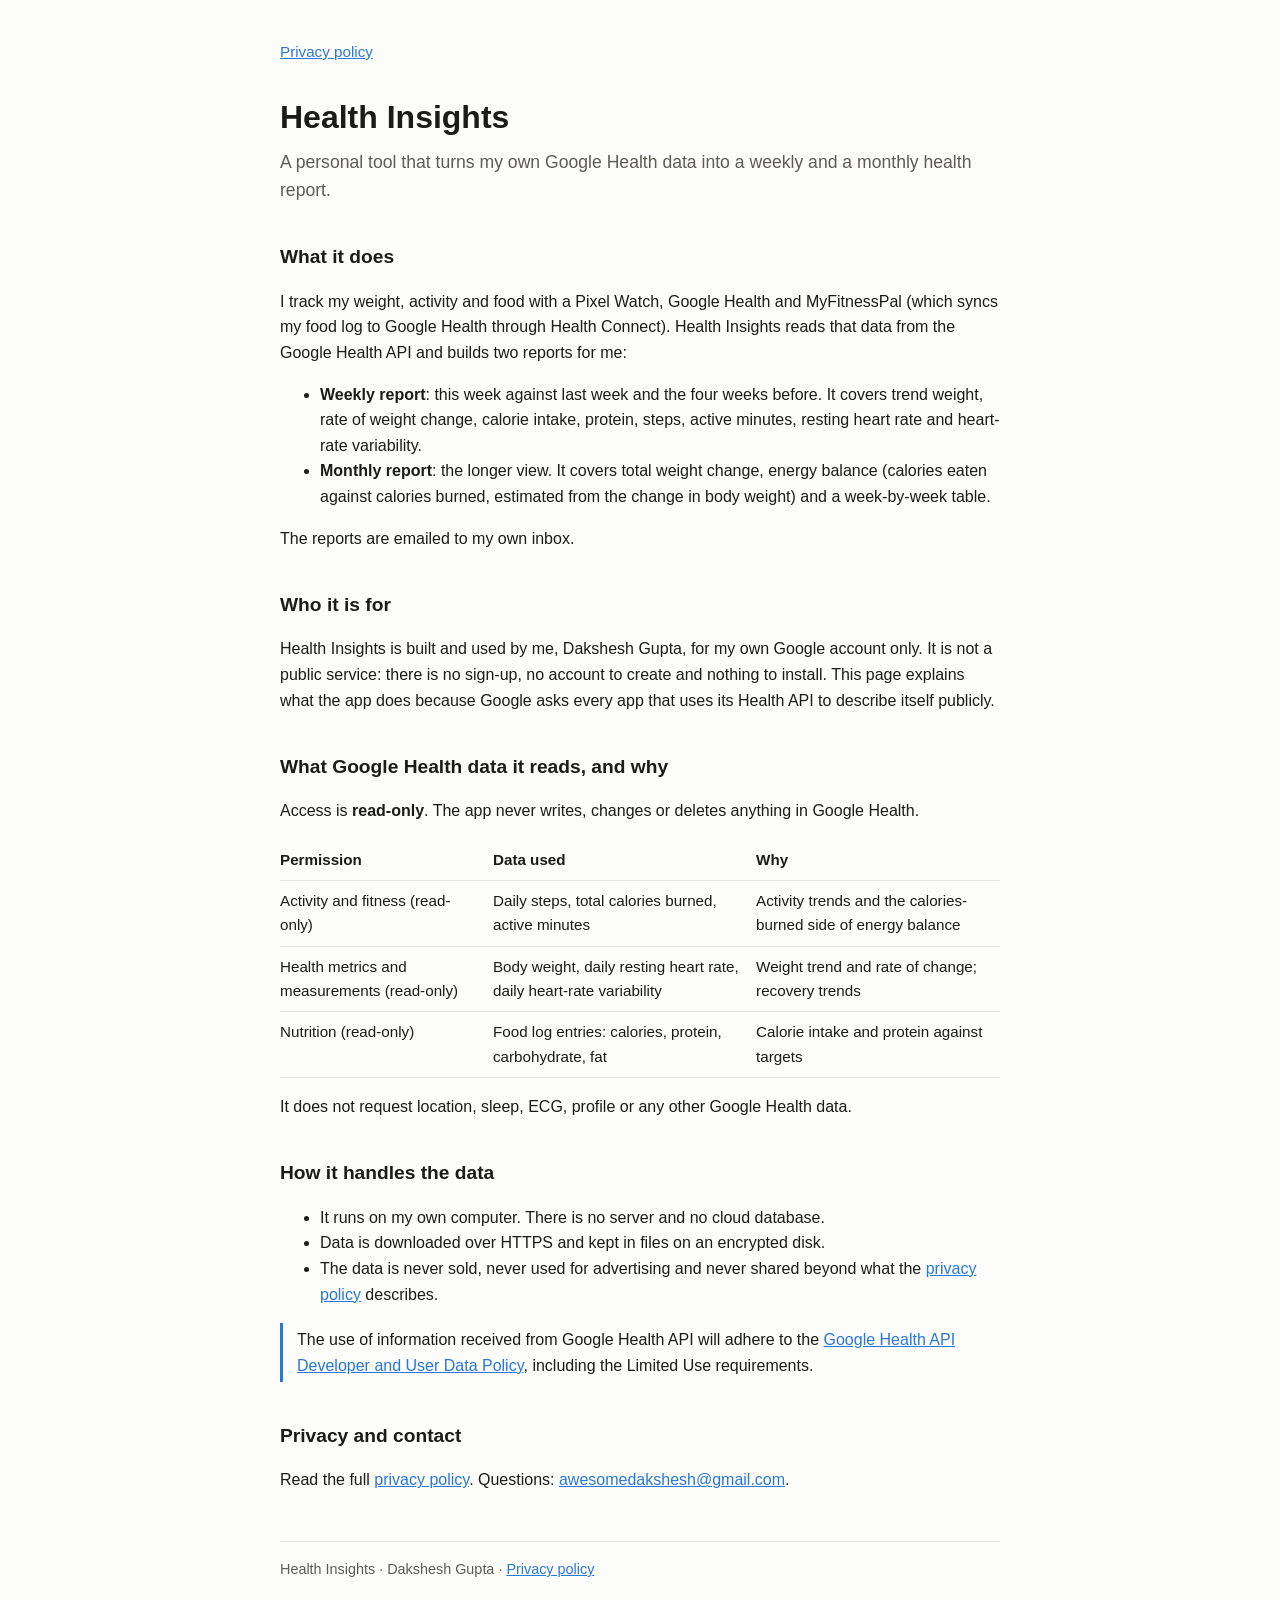
<file: health-insights/index.html>
<!doctype html>
<html lang="en">
<head>
  <meta charset="utf-8">
  <meta name="viewport" content="width=device-width, initial-scale=1">
  <title>Health Insights</title>
  <meta name="description" content="Health Insights turns my own Google Health data into weekly and monthly health reports.">
  <link rel="stylesheet" href="style.css">
</head>
<body>
<main>
  <nav><a href="privacy.html">Privacy policy</a></nav>

  <h1>Health Insights</h1>
  <p class="lede">A personal tool that turns my own Google Health data into a weekly and a monthly health report.</p>

  <h2>What it does</h2>
  <p>I track my weight, activity and food with a Pixel Watch, Google Health and MyFitnessPal (which syncs my food log to
    Google Health through Health Connect). Health Insights reads that data from the Google Health API and builds two
    reports for me:</p>
  <ul>
    <li><strong>Weekly report</strong>: this week against last week and the four weeks before. It covers trend weight,
      rate of weight change, calorie intake, protein, steps, active minutes, resting heart rate and heart-rate variability.</li>
    <li><strong>Monthly report</strong>: the longer view. It covers total weight change, energy balance (calories eaten
      against calories burned, estimated from the change in body weight) and a week-by-week table.</li>
  </ul>
  <p>The reports are emailed to my own inbox.</p>

  <h2>Who it is for</h2>
  <p>Health Insights is built and used by me, Dakshesh Gupta, for my own Google account only. It is not a public
    service: there is no sign-up, no account to create and nothing to install. This page explains what the app does
    because Google asks every app that uses its Health API to describe itself publicly.</p>

  <h2>What Google Health data it reads, and why</h2>
  <p>Access is <strong>read-only</strong>. The app never writes, changes or deletes anything in Google Health.</p>
  <table>
    <tr><th>Permission</th><th>Data used</th><th>Why</th></tr>
    <tr><td>Activity and fitness (read-only)</td><td>Daily steps, total calories burned, active minutes</td>
      <td>Activity trends and the calories-burned side of energy balance</td></tr>
    <tr><td>Health metrics and measurements (read-only)</td><td>Body weight, daily resting heart rate, daily heart-rate variability</td>
      <td>Weight trend and rate of change; recovery trends</td></tr>
    <tr><td>Nutrition (read-only)</td><td>Food log entries: calories, protein, carbohydrate, fat</td>
      <td>Calorie intake and protein against targets</td></tr>
  </table>
  <p>It does not request location, sleep, ECG, profile or any other Google Health data.</p>

  <h2>How it handles the data</h2>
  <ul>
    <li>It runs on my own computer. There is no server and no cloud database.</li>
    <li>Data is downloaded over HTTPS and kept in files on an encrypted disk.</li>
    <li>The data is never sold, never used for advertising and never shared beyond what the
      <a href="privacy.html">privacy policy</a> describes.</li>
  </ul>

  <p class="note">The use of information received from Google Health API will adhere to the
    <a href="https://developers.google.com/health/policies/health-api-developer-user-data-policy">Google Health API
    Developer and User Data Policy</a>, including the Limited Use requirements.</p>

  <h2>Privacy and contact</h2>
  <p>Read the full <a href="privacy.html">privacy policy</a>. Questions: <a href="mailto:awesomedakshesh@gmail.com">awesomedakshesh@gmail.com</a>.</p>

  <footer>Health Insights · Dakshesh Gupta · <a href="privacy.html">Privacy policy</a></footer>
</main>
</body>
</html>
</file>
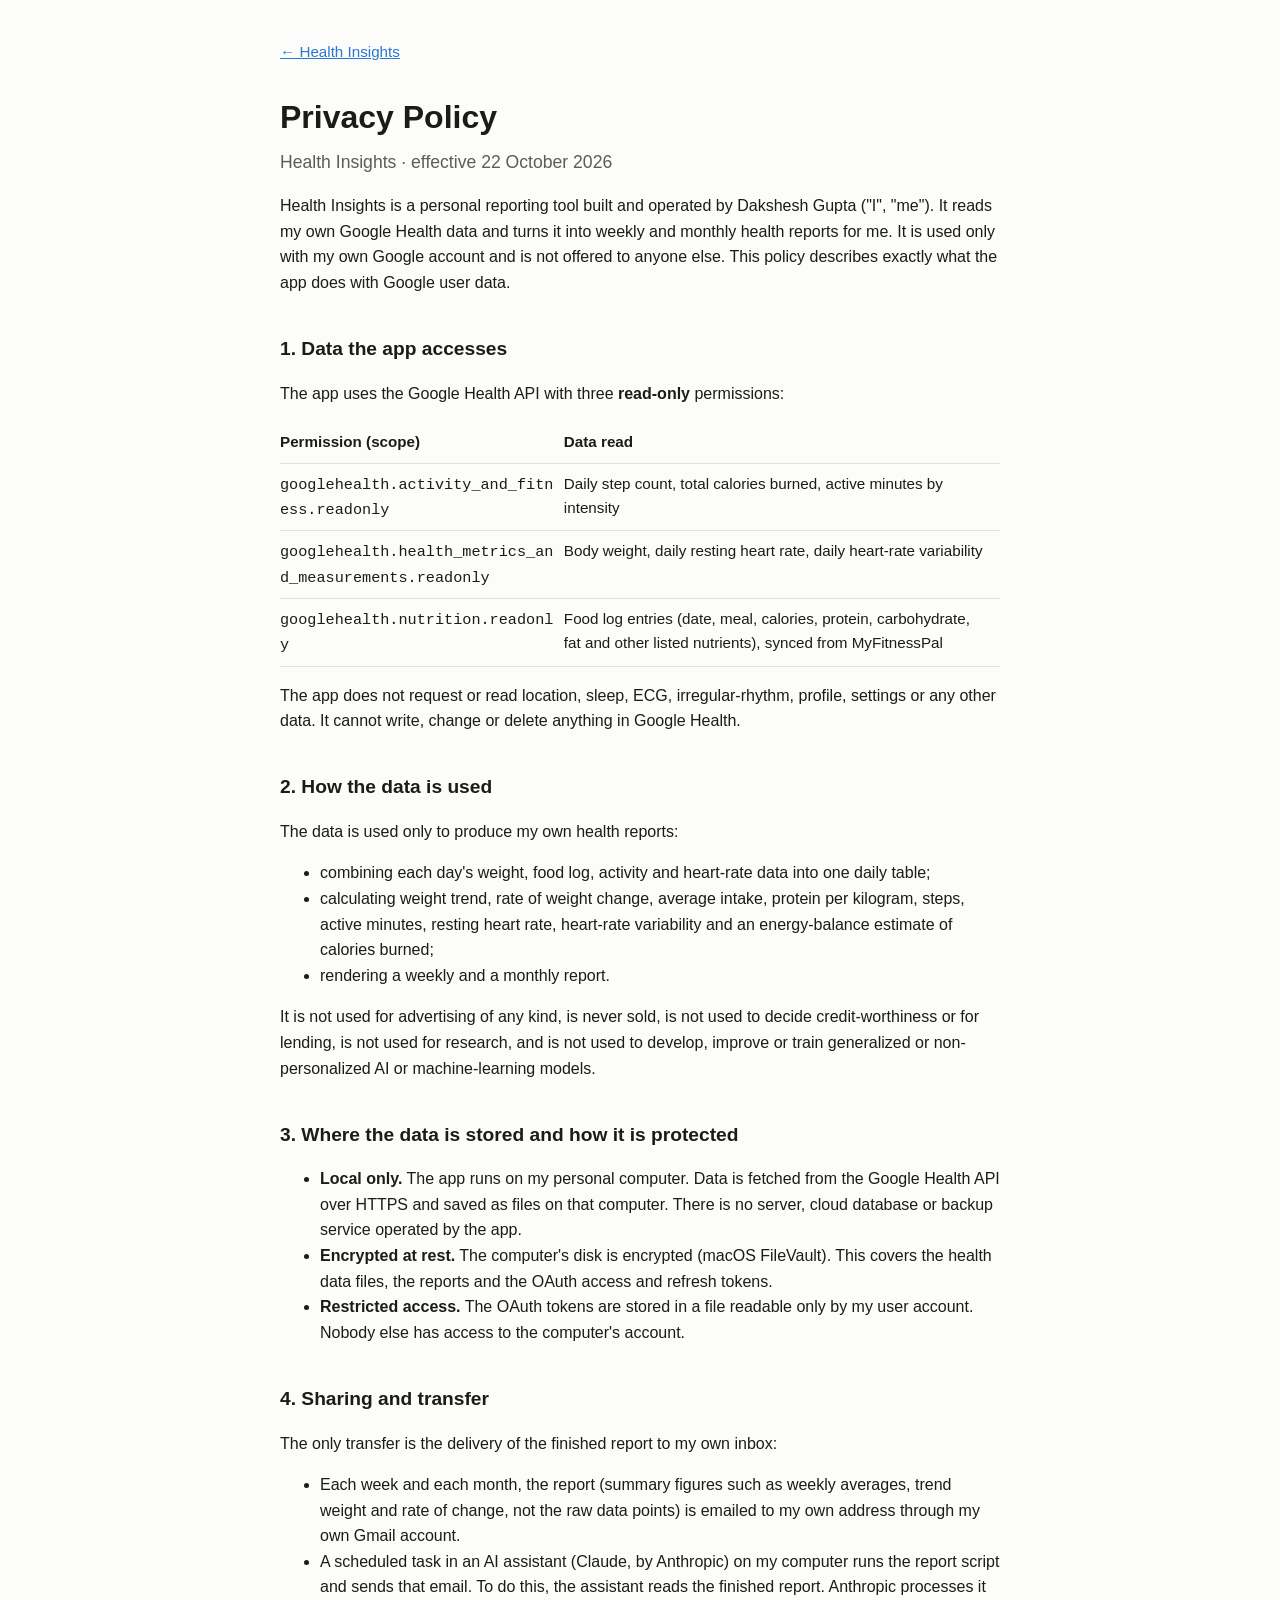
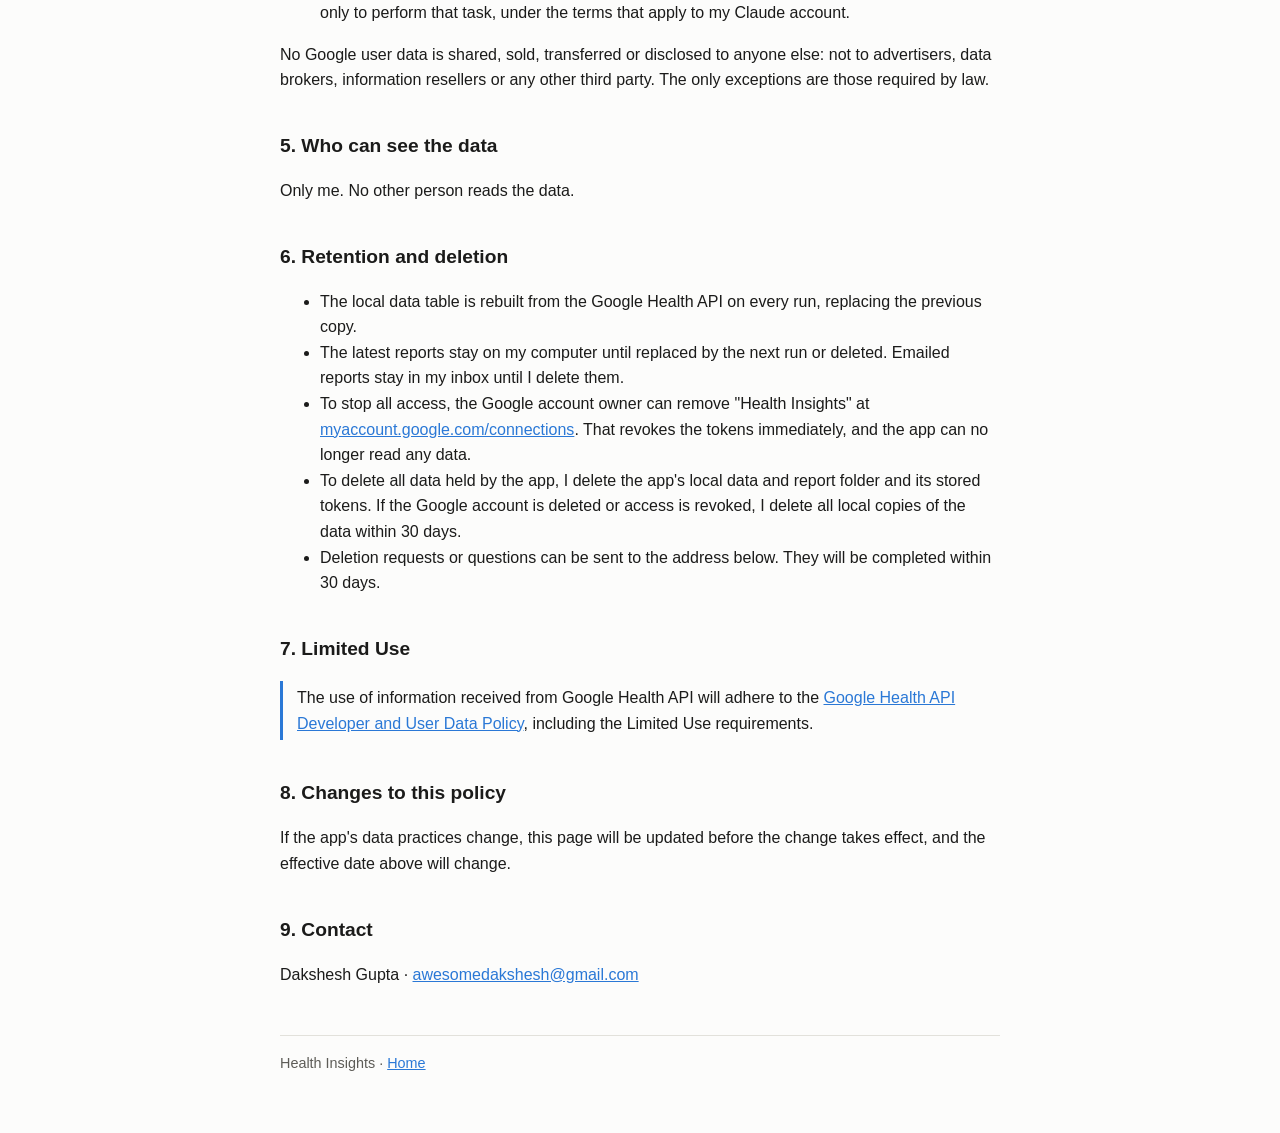
<file: health-insights/privacy.html>
<!doctype html>
<html lang="en">
<head>
  <meta charset="utf-8">
  <meta name="viewport" content="width=device-width, initial-scale=1">
  <title>Privacy Policy · Health Insights</title>
  <meta name="description" content="How Health Insights accesses, uses, stores, shares and deletes Google Health data.">
  <link rel="stylesheet" href="style.css">
</head>
<body>
<main>
  <nav><a href="./">← Health Insights</a></nav>

  <h1>Privacy Policy</h1>
  <p class="lede">Health Insights · effective 22 October 2026</p>

  <p>Health Insights is a personal reporting tool built and operated by Dakshesh Gupta ("I", "me"). It reads my own
    Google Health data and turns it into weekly and monthly health reports for me. It is used only with my own Google
    account and is not offered to anyone else. This policy describes exactly what the app does with Google user data.</p>

  <h2>1. Data the app accesses</h2>
  <p>The app uses the Google Health API with three <strong>read-only</strong> permissions:</p>
  <table>
    <tr><th>Permission (scope)</th><th>Data read</th></tr>
    <tr><td><code>googlehealth.activity_and_fitness.readonly</code></td><td>Daily step count, total calories burned, active minutes by intensity</td></tr>
    <tr><td><code>googlehealth.health_metrics_and_measurements.readonly</code></td><td>Body weight, daily resting heart rate, daily heart-rate variability</td></tr>
    <tr><td><code>googlehealth.nutrition.readonly</code></td><td>Food log entries (date, meal, calories, protein, carbohydrate, fat and other listed nutrients), synced from MyFitnessPal</td></tr>
  </table>
  <p>The app does not request or read location, sleep, ECG, irregular-rhythm, profile, settings or any other data.
    It cannot write, change or delete anything in Google Health.</p>

  <h2>2. How the data is used</h2>
  <p>The data is used only to produce my own health reports:</p>
  <ul>
    <li>combining each day's weight, food log, activity and heart-rate data into one daily table;</li>
    <li>calculating weight trend, rate of weight change, average intake, protein per kilogram, steps, active minutes,
      resting heart rate, heart-rate variability and an energy-balance estimate of calories burned;</li>
    <li>rendering a weekly and a monthly report.</li>
  </ul>
  <p>It is not used for advertising of any kind, is never sold, is not used to decide credit-worthiness or for lending,
    is not used for research, and is not used to develop, improve or train generalized or non-personalized AI or
    machine-learning models.</p>

  <h2>3. Where the data is stored and how it is protected</h2>
  <ul>
    <li><strong>Local only.</strong> The app runs on my personal computer. Data is fetched from the Google Health API
      over HTTPS and saved as files on that computer. There is no server, cloud database or backup service operated by the app.</li>
    <li><strong>Encrypted at rest.</strong> The computer's disk is encrypted (macOS FileVault). This covers the health
      data files, the reports and the OAuth access and refresh tokens.</li>
    <li><strong>Restricted access.</strong> The OAuth tokens are stored in a file readable only by my user account.
      Nobody else has access to the computer's account.</li>
  </ul>

  <h2>4. Sharing and transfer</h2>
  <p>The only transfer is the delivery of the finished report to my own inbox:</p>
  <ul>
    <li>Each week and each month, the report (summary figures such as weekly averages, trend weight and rate of change,
      not the raw data points) is emailed to my own address through my own Gmail account.</li>
    <li>A scheduled task in an AI assistant (Claude, by Anthropic) on my computer runs the report script and sends that
      email. To do this, the assistant reads the finished report. Anthropic processes it only to perform that task, under
      the terms that apply to my Claude account.</li>
  </ul>
  <p>No Google user data is shared, sold, transferred or disclosed to anyone else: not to advertisers, data brokers,
    information resellers or any other third party. The only exceptions are those required by law.</p>

  <h2>5. Who can see the data</h2>
  <p>Only me. No other person reads the data.</p>

  <h2>6. Retention and deletion</h2>
  <ul>
    <li>The local data table is rebuilt from the Google Health API on every run, replacing the previous copy.</li>
    <li>The latest reports stay on my computer until replaced by the next run or deleted. Emailed reports stay in my
      inbox until I delete them.</li>
    <li>To stop all access, the Google account owner can remove "Health Insights" at
      <a href="https://myaccount.google.com/connections">myaccount.google.com/connections</a>. That revokes the tokens
      immediately, and the app can no longer read any data.</li>
    <li>To delete all data held by the app, I delete the app's local data and report folder and its stored tokens. If the
      Google account is deleted or access is revoked, I delete all local copies of the data within 30 days.</li>
    <li>Deletion requests or questions can be sent to the address below. They will be completed within 30 days.</li>
  </ul>

  <h2>7. Limited Use</h2>
  <p class="note">The use of information received from Google Health API will adhere to the
    <a href="https://developers.google.com/health/policies/health-api-developer-user-data-policy">Google Health API
    Developer and User Data Policy</a>, including the Limited Use requirements.</p>

  <h2>8. Changes to this policy</h2>
  <p>If the app's data practices change, this page will be updated before the change takes effect, and the effective
    date above will change.</p>

  <h2>9. Contact</h2>
  <p>Dakshesh Gupta · <a href="mailto:awesomedakshesh@gmail.com">awesomedakshesh@gmail.com</a></p>

  <footer>Health Insights · <a href="./">Home</a></footer>
</main>
</body>
</html>
</file>
<file: health-insights/style.css>
:root { --ink: #1b1b1a; --muted: #5d5c57; --line: #e2e1db; --bg: #fcfcfb; --accent: #2a78d6; }
@media (prefers-color-scheme: dark) {
  :root { --ink: #ecebe6; --muted: #a9a8a1; --line: #34332f; --bg: #151514; --accent: #6da7ec; }
}
body { margin: 0; background: var(--bg); color: var(--ink); font: 16px/1.6 -apple-system, "Segoe UI", Helvetica, Arial, sans-serif; }
main { max-width: 720px; margin: 0 auto; padding: 40px 16px 64px; }
h1 { font-size: 2rem; margin: 0 0 4px; }
h2 { font-size: 1.2rem; margin: 2em 0 0.4em; }
.lede { font-size: 1.1rem; color: var(--muted); margin-top: 0; }
a { color: var(--accent); }
table { border-collapse: collapse; width: 100%; font-size: 0.95rem; }
th, td { text-align: left; vertical-align: top; padding: 8px 10px 8px 0; border-bottom: 1px solid var(--line); }
code { overflow-wrap: anywhere; }
.note { border-left: 3px solid var(--accent); padding: 4px 0 4px 14px; }
nav { font-size: 0.95rem; margin-bottom: 28px; }
footer { margin-top: 48px; padding-top: 16px; border-top: 1px solid var(--line); color: var(--muted); font-size: 0.9rem; }
</file>
